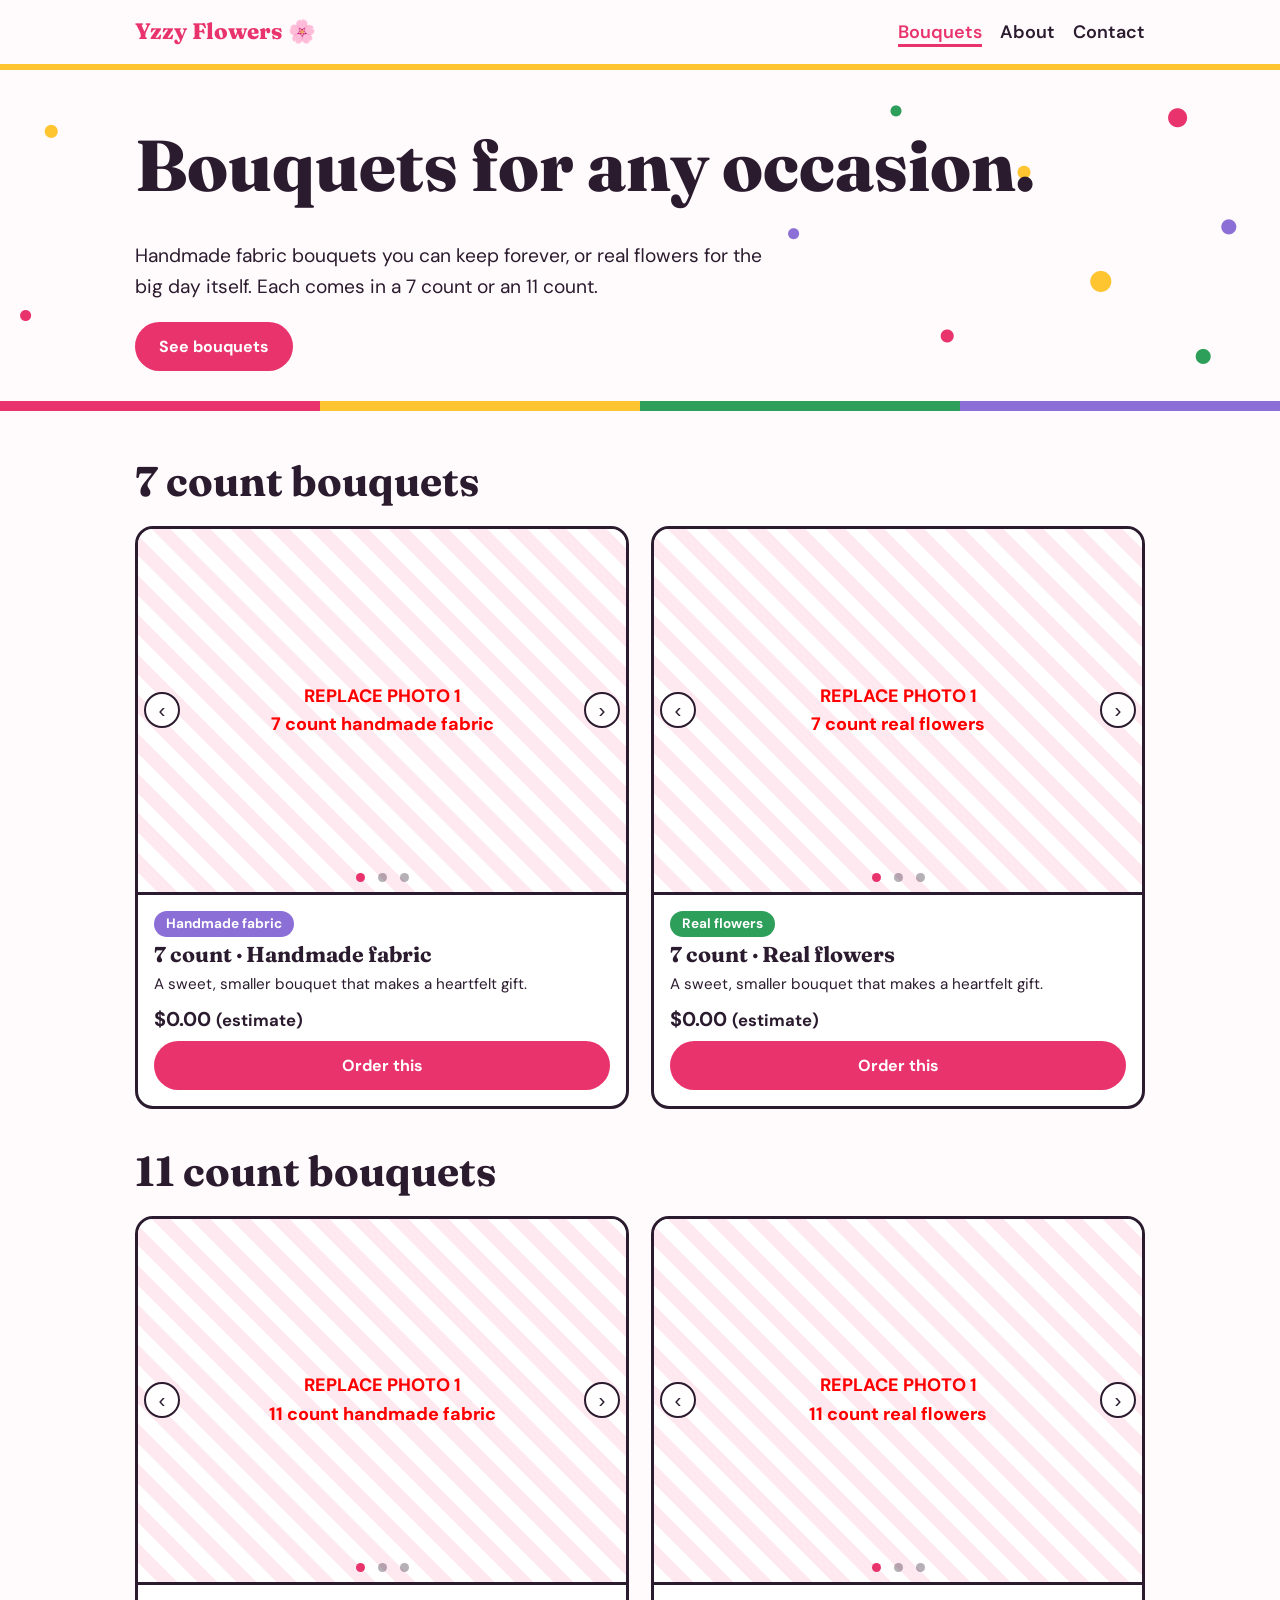
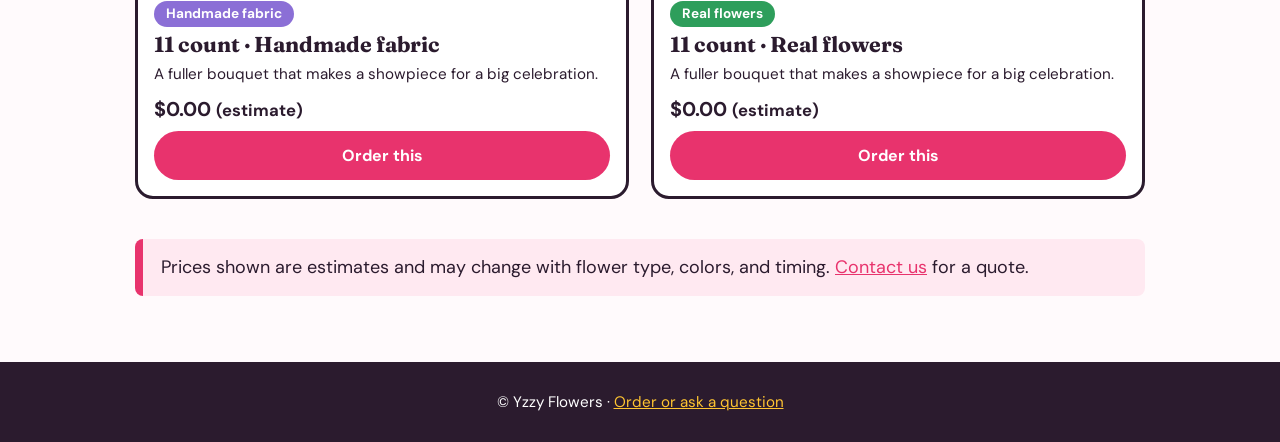
<file: index.html>
<!doctype html><html lang="en"><head><meta charset="utf-8"><meta name="viewport" content="width=device-width,initial-scale=1,viewport-fit=cover"><title>Celebration Bouquets: Handmade &amp; Fresh</title><link rel="preconnect" href="https://fonts.googleapis.com"><link rel="preconnect" href="https://fonts.gstatic.com" crossorigin><link href="https://fonts.googleapis.com/css2?family=DM+Sans:wght@400;700&family=Fraunces:wght@700;800&display=swap" rel="stylesheet"><link rel="stylesheet" href="style.css"></head><body>
<header><div class="wrap"><a class="logo" href="./">Yzzy Flowers 🌸</a><nav><a href="./" aria-current="page">Bouquets</a><a href="about/">About</a><a href="contact/">Contact</a></nav></div></header>
<main>
<section class="hero"><div class="wrap"><h1>Bouquets for any occasion.</h1><p>Handmade fabric bouquets you can keep forever, or real flowers for the big day itself. Each comes in a 7 count or an 11 count.</p><a class="btn" href="#bouquets">See bouquets</a></div></section>
<section class="section" id="bouquets"><div class="wrap">
<h2>7 count bouquets</h2>
<div class="grid size">
<article class="card"><div class="car" data-key="7ct-fabric" data-label="7 count handmade fabric"></div><div class="body"><span class="tag fake">Handmade fabric</span><h3>7 count · Handmade fabric</h3><p class="blurb">A sweet, smaller bouquet that makes a heartfelt gift.</p><div class="price">$0.00 <small>(estimate)</small></div><a class="btn" href="contact/">Order this</a></div></article>
<article class="card"><div class="car" data-key="7ct-real" data-label="7 count real flowers"></div><div class="body"><span class="tag real">Real flowers</span><h3>7 count · Real flowers</h3><p class="blurb">A sweet, smaller bouquet that makes a heartfelt gift.</p><div class="price">$0.00 <small>(estimate)</small></div><a class="btn" href="contact/">Order this</a></div></article>
</div><h2>11 count bouquets</h2><div class="grid size">
<article class="card"><div class="car" data-key="11ct-fabric" data-label="11 count handmade fabric"></div><div class="body"><span class="tag fake">Handmade fabric</span><h3>11 count · Handmade fabric</h3><p class="blurb">A fuller bouquet that makes a showpiece for a big celebration.</p><div class="price">$0.00 <small>(estimate)</small></div><a class="btn" href="contact/">Order this</a></div></article>
<article class="card"><div class="car" data-key="11ct-real" data-label="11 count real flowers"></div><div class="body"><span class="tag real">Real flowers</span><h3>11 count · Real flowers</h3><p class="blurb">A fuller bouquet that makes a showpiece for a big celebration.</p><div class="price">$0.00 <small>(estimate)</small></div><a class="btn" href="contact/">Order this</a></div></article>
</div>
<p class="note">Prices shown are estimates and may change with flower type, colors, and timing. <a href="contact/">Contact us</a> for a quote.</p>
</div></section>
</main>
<footer><div class="wrap">© Yzzy Flowers · <a href="contact/">Order or ask a question</a></div></footer><script src="photos.js"></script><script src="carousel.js"></script></body></html>
</file>
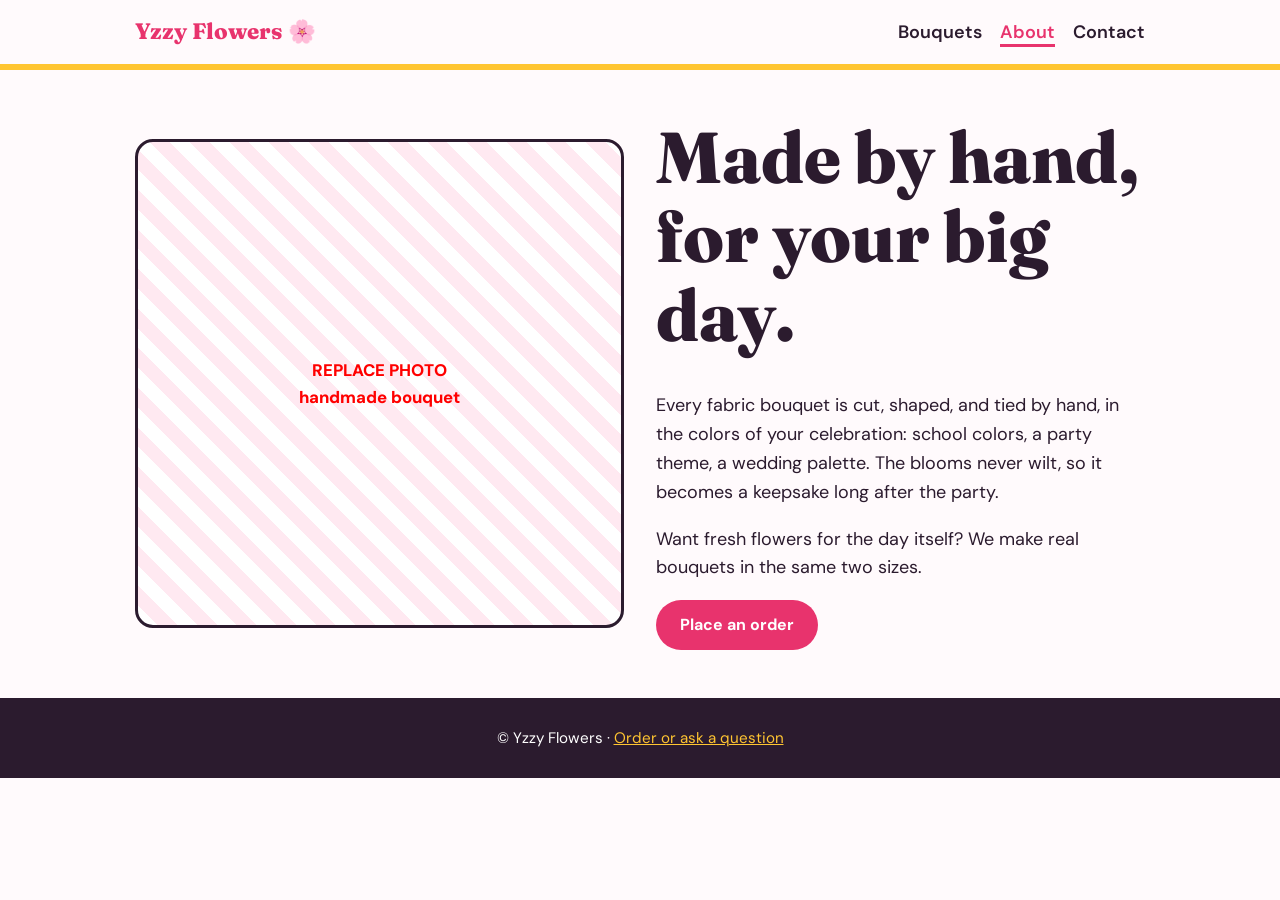
<file: about/index.html>
<!doctype html><html lang="en"><head><meta charset="utf-8"><meta name="viewport" content="width=device-width,initial-scale=1,viewport-fit=cover"><title>About | Yzzy Flowers</title><link rel="preconnect" href="https://fonts.googleapis.com"><link rel="preconnect" href="https://fonts.gstatic.com" crossorigin><link href="https://fonts.googleapis.com/css2?family=DM+Sans:wght@400;700&family=Fraunces:wght@700;800&display=swap" rel="stylesheet"><link rel="stylesheet" href="../style.css"></head><body>
<header><div class="wrap"><a class="logo" href="../">Yzzy Flowers 🌸</a><nav><a href="../">Bouquets</a><a href="../about/" aria-current="page">About</a><a href="../contact/">Contact</a></nav></div></header>
<main>
<section class="section"><div class="wrap split">
<div class="ph tall">REPLACE PHOTO<br>handmade bouquet</div>
<div><h1>Made by hand, for your big day.</h1><p>Every fabric bouquet is cut, shaped, and tied by hand, in the colors of your celebration: school colors, a party theme, a wedding palette. The blooms never wilt, so it becomes a keepsake long after the party.</p><p>Want fresh flowers for the day itself? We make real bouquets in the same two sizes.</p><a class="btn" href="../contact/">Place an order</a></div>
</div></section>
</main>
<footer><div class="wrap">© Yzzy Flowers · <a href="../contact/">Order or ask a question</a></div></footer></body></html>
</file>
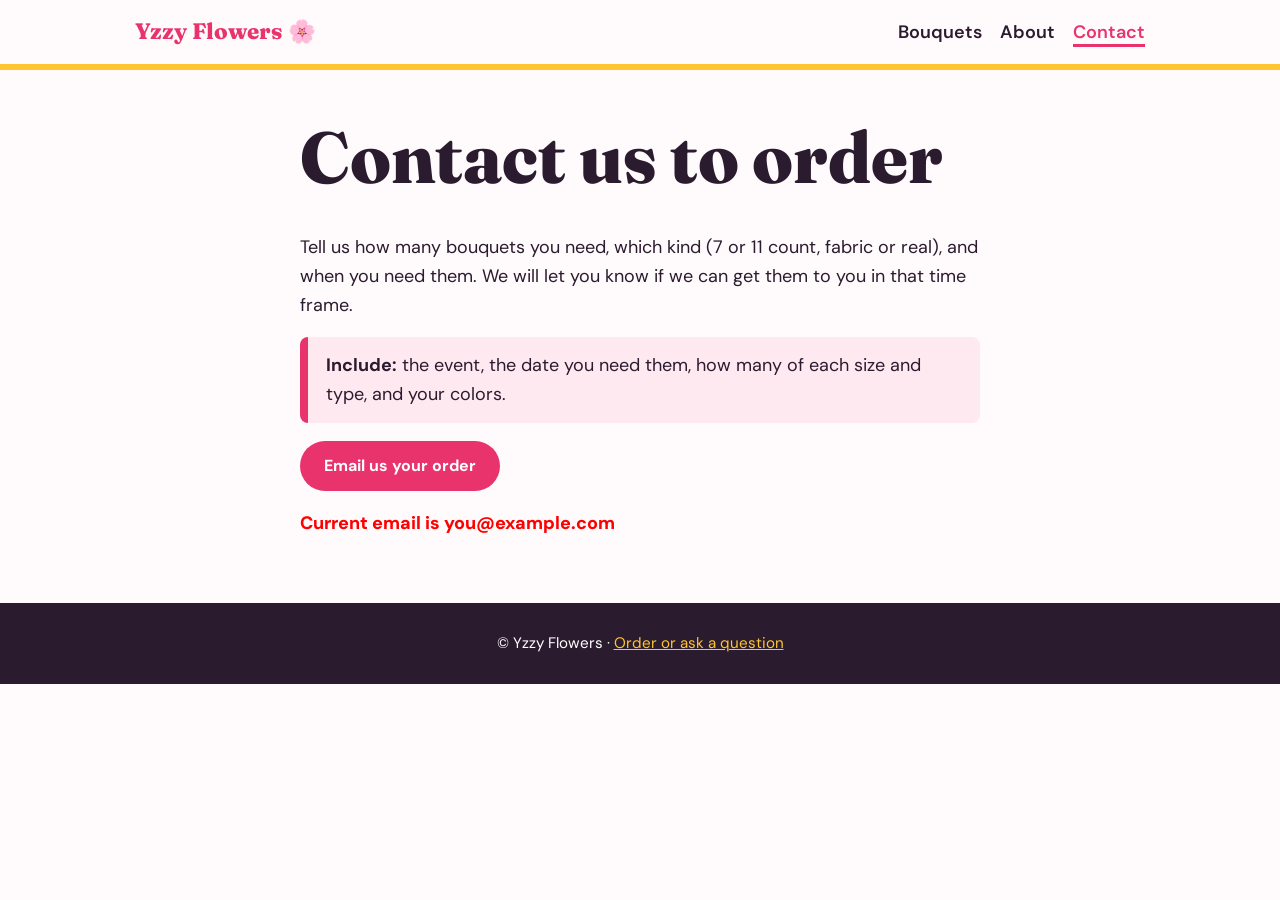
<file: contact/index.html>
<!doctype html><html lang="en"><head><meta charset="utf-8"><meta name="viewport" content="width=device-width,initial-scale=1,viewport-fit=cover"><title>Contact &amp; Orders | Yzzy Flowers</title><link rel="preconnect" href="https://fonts.googleapis.com"><link rel="preconnect" href="https://fonts.gstatic.com" crossorigin><link href="https://fonts.googleapis.com/css2?family=DM+Sans:wght@400;700&family=Fraunces:wght@700;800&display=swap" rel="stylesheet"><link rel="stylesheet" href="../style.css"></head><body>
<header><div class="wrap"><a class="logo" href="../">Yzzy Flowers 🌸</a><nav><a href="../">Bouquets</a><a href="../about/">About</a><a href="../contact/" aria-current="page">Contact</a></nav></div></header>
<main>
<section class="section"><div class="wrap" style="max-width:720px">
<h1>Contact us to order</h1>
<p>Tell us how many bouquets you need, which kind (7 or 11 count, fabric or real), and when you need them. We will let you know if we can get them to you in that time frame.</p>
<p class="note"><b>Include:</b> the event, the date you need them, how many of each size and type, and your colors.</p>
<p><a class="btn" href="mailto:you@example.com?subject=Bouquet%20order&body=Event%3A%0ADate%20needed%3A%0AHow%20many%20of%20each%20(7%20or%2011%20count%2C%20fabric%20or%20real)%3A%0AColors%3A">Email us your order</a></p>
<p class="red">Current email is you@example.com</p>
</div></section>
</main>
<footer><div class="wrap">© Yzzy Flowers · <a href="../contact/">Order or ask a question</a></div></footer></body></html>
</file>
<file: style.css>
:root{--card:#fff;--pink:#E8336D;--sun:#FFC531;--leaf:#2E9E5B;--lav:#8B6FD6;--ink:#2B1B2E;--bg:#FFFAFC;--soft:#FFE9F1;--red:#FF0000}
*{box-sizing:border-box}
html{scroll-behavior:smooth}
body{margin:0;background:var(--bg);color:var(--ink);font-family:"DM Sans",system-ui,sans-serif;font-size:18px;line-height:1.6}
h1,h2,h3{font-family:"Fraunces",Georgia,serif;line-height:1.1;margin:0 0 .5em}
h1{font-size:clamp(2.4rem,7vw,4.5rem);font-weight:800}
h2{font-size:clamp(1.8rem,4vw,2.6rem)}
a{color:var(--pink)}
a:focus-visible,button:focus-visible{outline:3px solid var(--lav);outline-offset:3px}
.wrap{max-width:1050px;margin:0 auto;padding:0 20px}
header{border-bottom:6px solid var(--sun);background:var(--card)}
header .wrap{display:flex;flex-wrap:wrap;align-items:center;justify-content:space-between;gap:10px;padding-top:14px;padding-bottom:14px}
.logo{font-family:"Fraunces",serif;font-weight:800;font-size:1.4rem;color:var(--pink);text-decoration:none}
nav a{margin-left:18px;color:var(--ink);text-decoration:none;font-weight:600}
nav a:hover,nav a[aria-current]{color:var(--pink);text-decoration:underline;text-decoration-thickness:3px;text-underline-offset:6px}
.hero{padding:56px 0 40px;background:linear-gradient(90deg,var(--pink) 0 25%,var(--sun) 25% 50%,var(--leaf) 50% 75%,var(--lav) 75%) bottom/100% 10px no-repeat}
.hero p{max-width:34em;font-size:1.2rem}
.btn{display:inline-block;background:var(--pink);color:#fff;font-weight:700;text-decoration:none;padding:12px 24px;border-radius:999px;border:0;font-size:1rem;font-family:inherit;cursor:pointer}
.btn:hover{background:var(--ink)}
.btn.alt{background:var(--leaf)}
.section{padding:48px 0}
.grid{display:grid;grid-template-columns:repeat(auto-fit,minmax(230px,1fr));gap:22px}
.card{background:var(--card);border:3px solid var(--ink);border-radius:18px;overflow:hidden;display:flex;flex-direction:column}
.card .body{padding:16px;display:flex;flex-direction:column;gap:6px;flex:1}
.card h3{font-size:1.35rem;margin:0}
.price{font-weight:700;font-size:1.25rem}
.card .btn{margin-top:auto;text-align:center}
.tag{display:inline-block;align-self:flex-start;font-weight:700;font-size:.85rem;padding:2px 12px;border-radius:999px;color:#fff}
.tag.real{background:var(--leaf)}.tag.fake{background:var(--lav)}
.ph{aspect-ratio:4/3;display:grid;place-items:center;text-align:center;padding:10px;color:var(--red);font-weight:800;font-size:1.05rem;background:repeating-linear-gradient(45deg,var(--card) 0 14px,var(--soft) 14px 28px);border-bottom:3px solid var(--ink)}
.ph.tall{aspect-ratio:1/1;border:3px solid var(--ink);border-radius:18px}
.size{margin-bottom:40px}
.note{background:var(--soft);border-left:8px solid var(--pink);padding:14px 18px;border-radius:8px}
.split{display:grid;grid-template-columns:1fr 1fr;gap:32px;align-items:center}
@media(max-width:720px){.split{grid-template-columns:1fr}nav a{margin-left:0;margin-right:16px}}
footer{background:#2B1B2E;color:#fff;padding:28px 0;text-align:center;font-size:.95rem}
footer a{color:var(--sun)}
.red{color:var(--red);font-weight:800}

:root{box-sizing:border-box;padding-top:env(safe-area-inset-top,0px);padding-bottom:env(safe-area-inset-bottom,0px)}

@media(prefers-color-scheme:dark){:root:not([data-theme=light]){--bg:#1d1220;--ink:#fbeaf3;--soft:#3a2140;--card:#2a1a30}.card{border-color:#fbeaf3}.ph{border-color:#fbeaf3}.btn:hover{background:var(--lav)}}

.chips{display:flex;flex-wrap:wrap;gap:8px;margin:18px 0 26px;padding:0;list-style:none}
.chips li{font-weight:700;font-size:.95rem;padding:4px 14px;border-radius:999px;color:#fff;background:var(--pink)}
.chips li:nth-child(4n+2){background:var(--leaf)}.chips li:nth-child(4n+3){background:var(--lav)}.chips li:nth-child(4n){background:#B8860B}
.blurb{margin:0;font-size:.95rem}
.hero{background:
radial-gradient(circle at 92% 14%,var(--pink) 0 9px,transparent 10px),
radial-gradient(circle at 80% 30%,var(--sun) 0 6px,transparent 7px),
radial-gradient(circle at 96% 46%,var(--lav) 0 7px,transparent 8px),
radial-gradient(circle at 70% 12%,var(--leaf) 0 5px,transparent 6px),
radial-gradient(circle at 86% 62%,var(--sun) 0 10px,transparent 11px),
radial-gradient(circle at 74% 78%,var(--pink) 0 6px,transparent 7px),
radial-gradient(circle at 94% 84%,var(--leaf) 0 7px,transparent 8px),
radial-gradient(circle at 62% 48%,var(--lav) 0 5px,transparent 6px),
radial-gradient(circle at 4% 18%,var(--sun) 0 6px,transparent 7px),
radial-gradient(circle at 2% 72%,var(--pink) 0 5px,transparent 6px),
linear-gradient(90deg,var(--pink) 0 25%,var(--sun) 25% 50%,var(--leaf) 50% 75%,var(--lav) 75%) bottom/100% 10px no-repeat}
header{background:var(--card) radial-gradient(circle at 12% 50%,var(--pink) 0 3px,transparent 4px),radial-gradient(circle at 48% 20%,var(--lav) 0 3px,transparent 4px),radial-gradient(circle at 83% 70%,var(--leaf) 0 3px,transparent 4px)}
@media(max-width:720px){.hero{background:
radial-gradient(circle at 94% 6%,var(--pink) 0 8px,transparent 9px),
radial-gradient(circle at 78% 4%,var(--sun) 0 6px,transparent 7px),
radial-gradient(circle at 4% 96%,var(--lav) 0 6px,transparent 7px),
linear-gradient(90deg,var(--pink) 0 25%,var(--sun) 25% 50%,var(--leaf) 50% 75%,var(--lav) 75%) bottom/100% 10px no-repeat}}

.car{position:relative;aspect-ratio:4/3;overflow:hidden;border-bottom:3px solid var(--ink);touch-action:pan-y}
.slide{display:grid;place-items:center;text-align:center;padding:10px;color:var(--red);font-weight:800;background:repeating-linear-gradient(45deg,var(--card) 0 14px,var(--soft) 14px 28px)}
.slide img{width:100%;height:100%;object-fit:cover;display:block}
.car[data-mode=slide] .track{display:flex;height:100%;transition:transform .5s ease}
.car[data-mode=slide] .slide{flex:0 0 100%}
.car[data-mode=shuffle] .track{position:absolute;inset:0}
.car[data-mode=shuffle] .slide{position:absolute;inset:8px 22px 26px;border:3px solid var(--ink);border-radius:12px;overflow:hidden;transition:transform .4s ease,opacity .4s ease;transform-origin:50% 100%}
.car[data-mode=shuffle] .slide[data-pos="0"]{z-index:4}
.car[data-mode=shuffle] .slide[data-pos="1"]{z-index:3;transform:translateY(7px) scale(.95) rotate(2deg)}
.car[data-mode=shuffle] .slide[data-pos="2"]{z-index:2;transform:translateY(14px) scale(.9) rotate(-2deg)}
.car[data-mode=shuffle] .slide[data-pos="3"]{z-index:1;opacity:0;transform:translateY(14px) scale(.9)}
.car[data-mode=shuffle] .slide.fly{z-index:5!important;opacity:0!important;transform:translateX(-120%) rotate(-14deg)!important}
.cbtn{position:absolute;top:50%;translate:0 -50%;z-index:10;width:36px;height:36px;border-radius:50%;border:2px solid #2B1B2E;background:rgba(255,255,255,.92);color:#2B1B2E;font-size:1.3rem;line-height:1;cursor:pointer}
.cbtn.l{left:6px}.cbtn.r{right:6px}
.dots{position:absolute;left:0;right:0;bottom:4px;z-index:10;display:flex;justify-content:center;gap:2px}
.dots button{width:20px;height:20px;border:0;background:none;padding:0;cursor:pointer;display:grid;place-items:center}
.dots button::after{content:"";width:9px;height:9px;border-radius:50%;background:var(--ink);opacity:.35}
.dots button.on::after{background:var(--pink);opacity:1}
@media(prefers-reduced-motion:reduce){.car .track,.car .slide{transition:none!important}}
</file>
